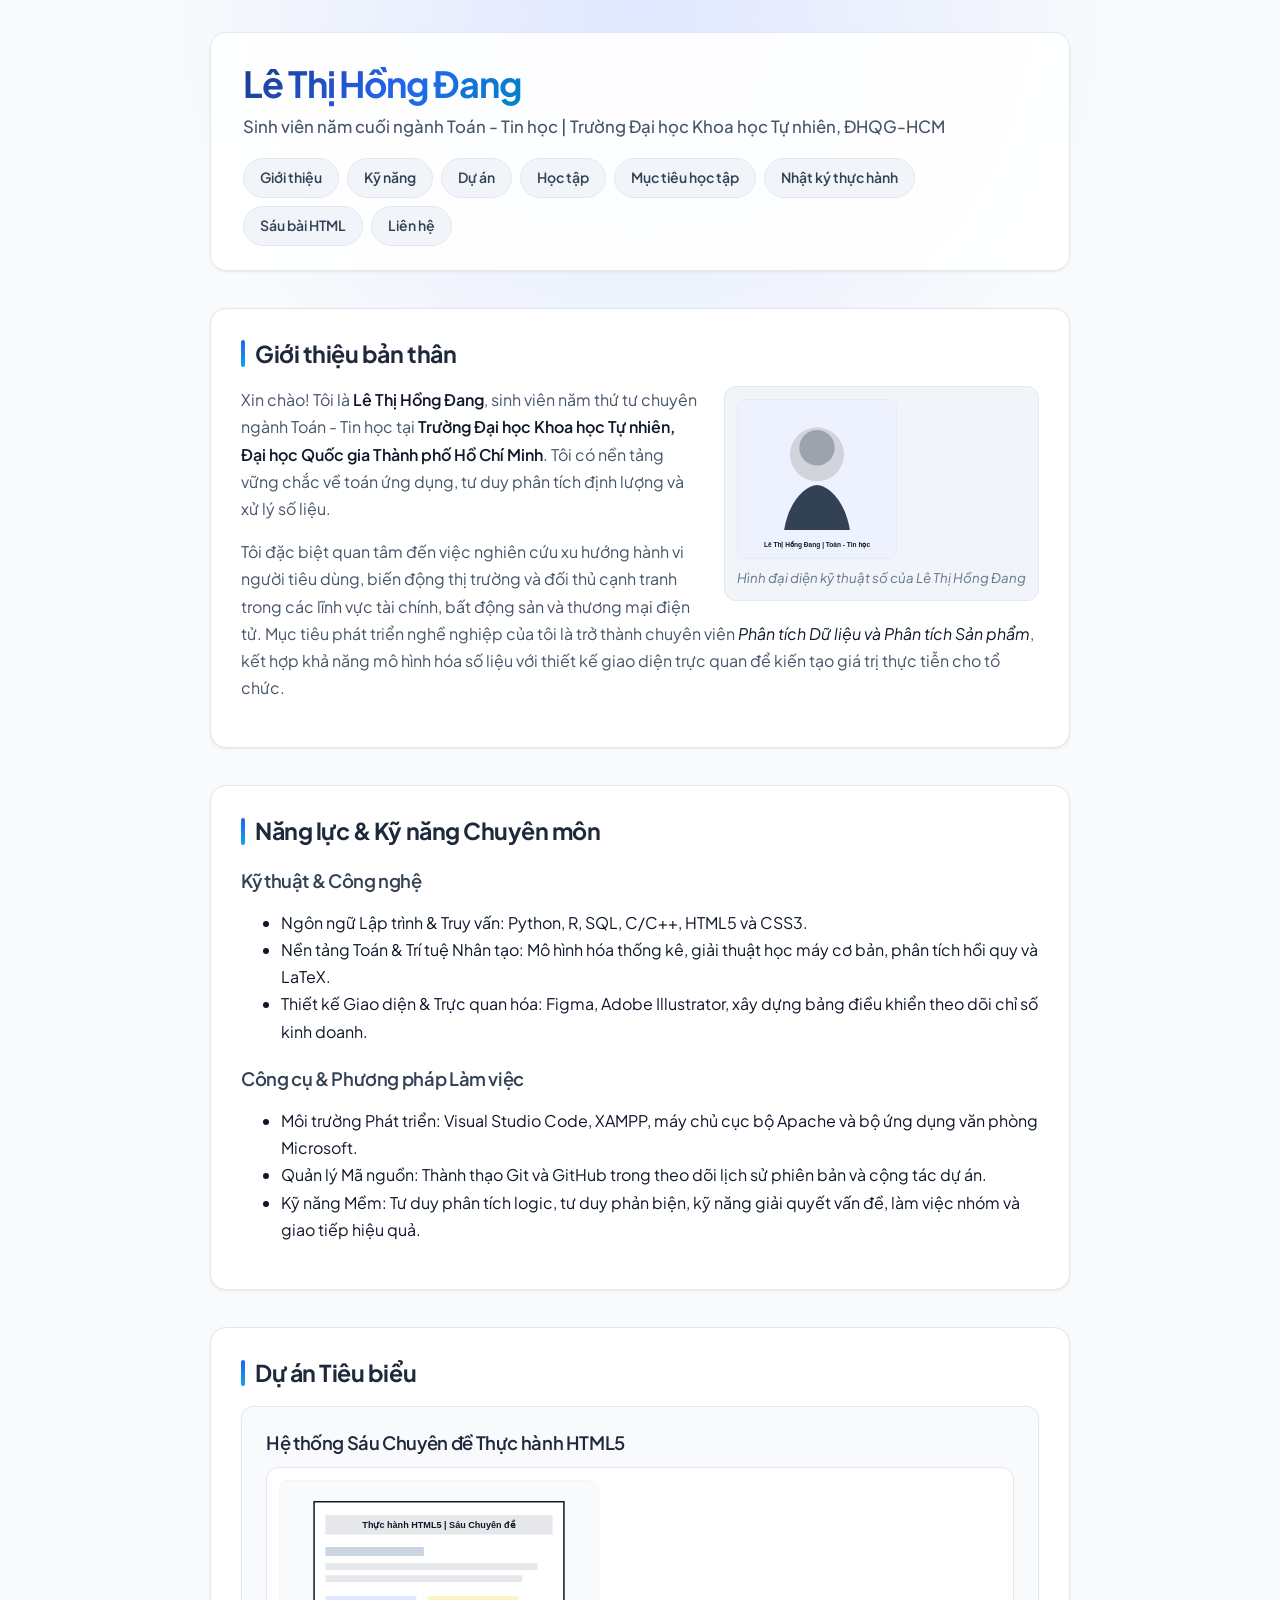
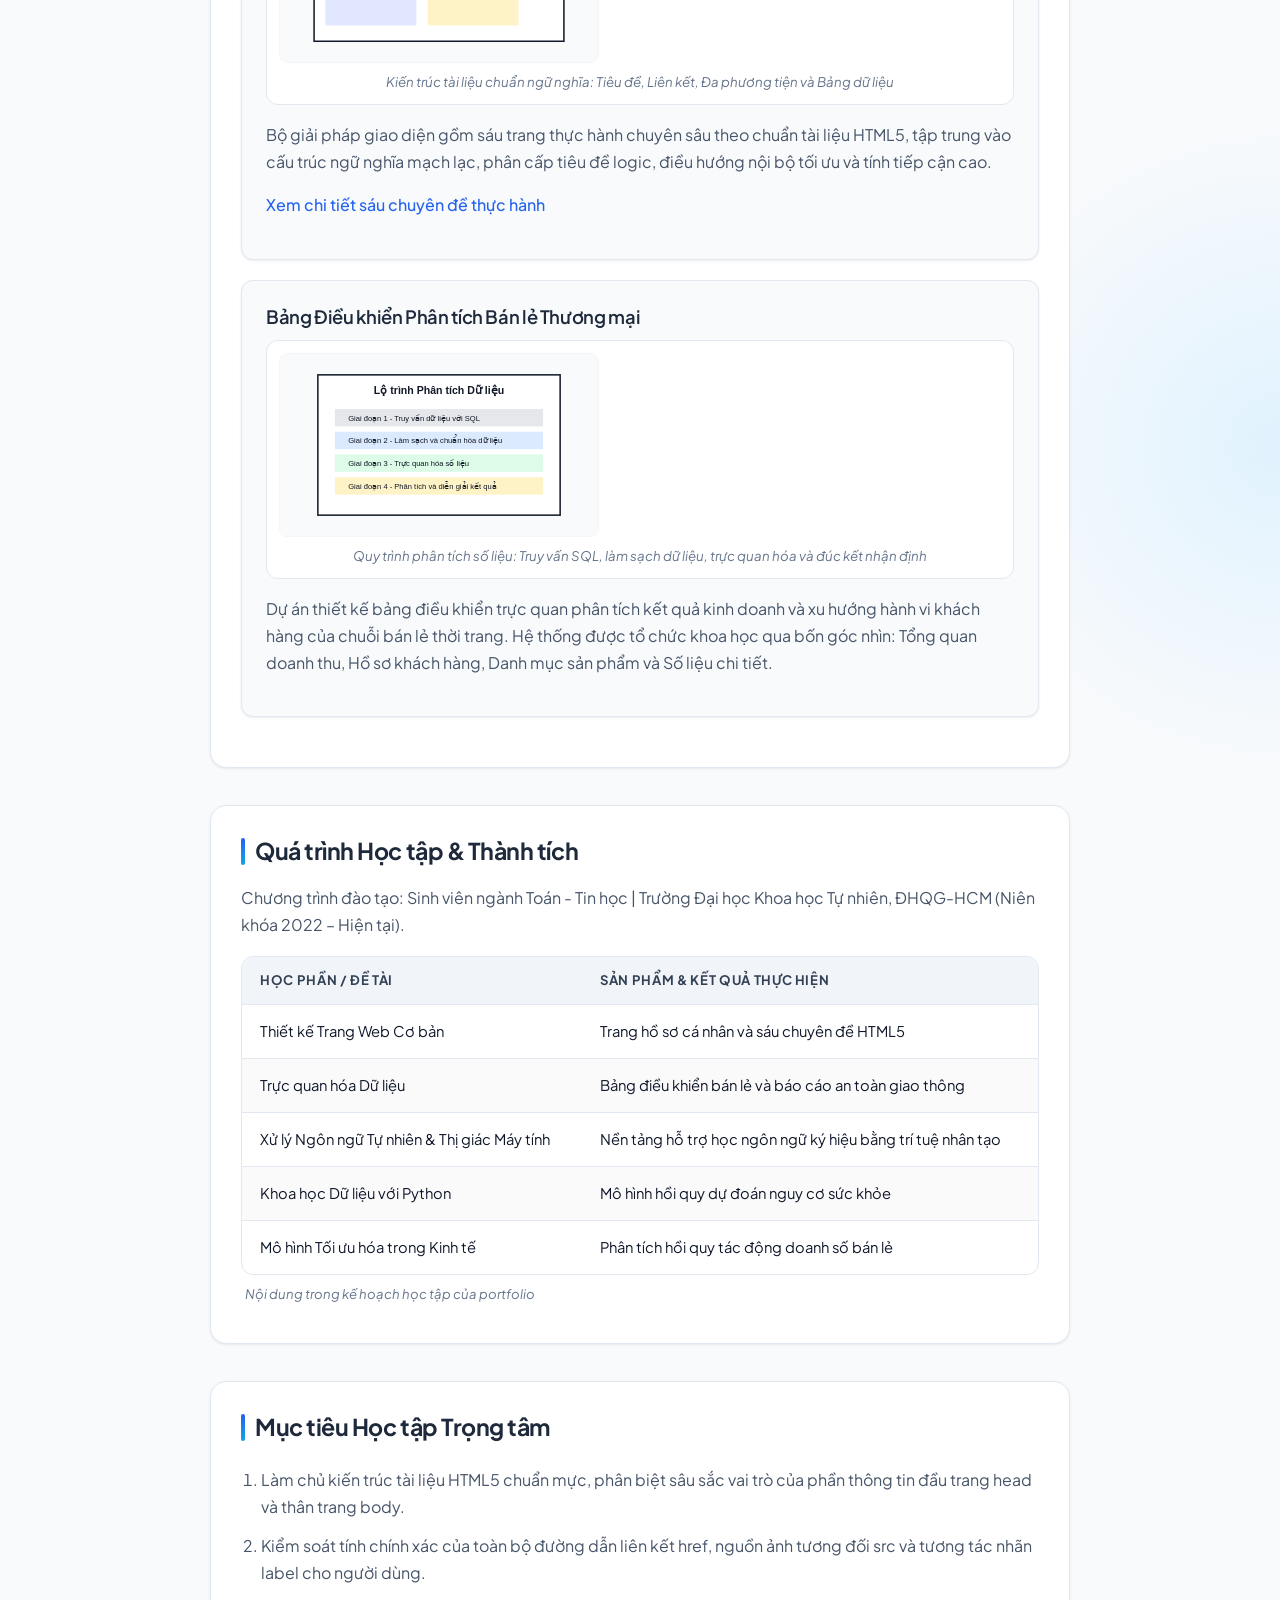
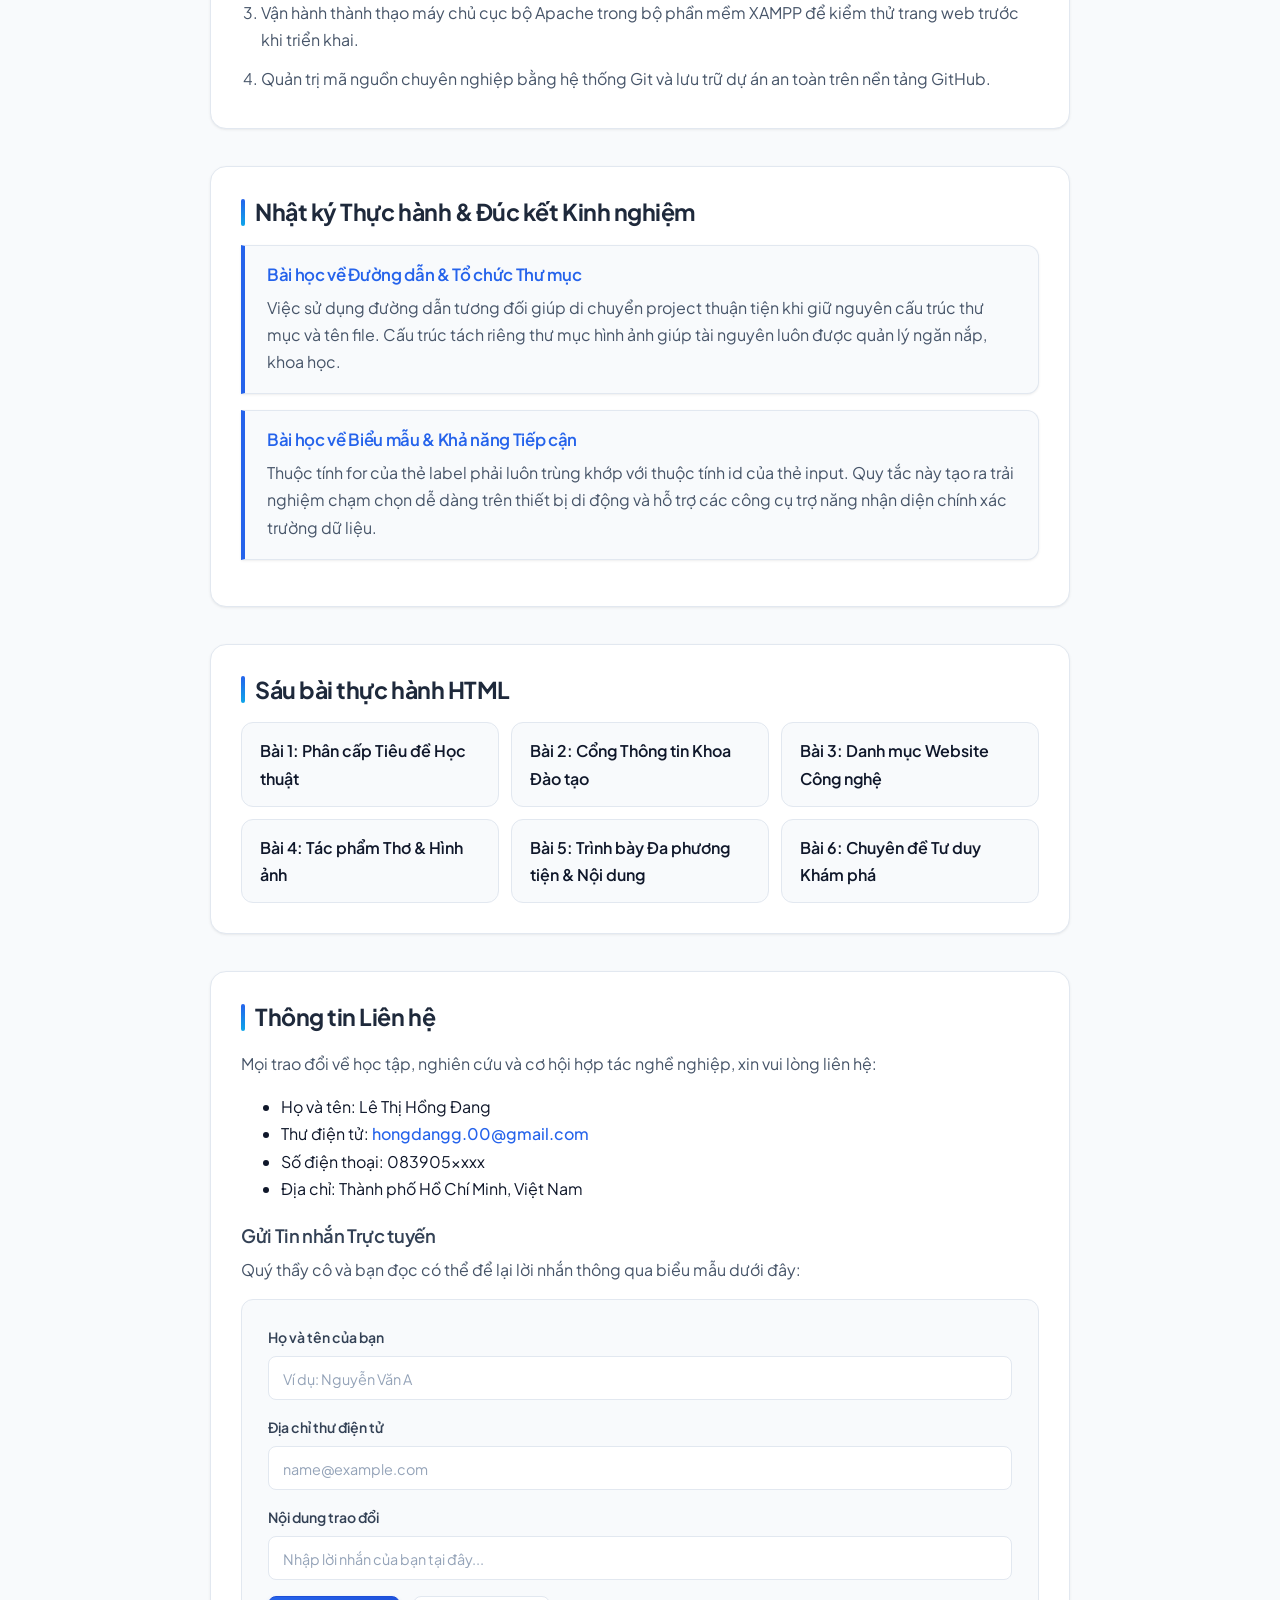
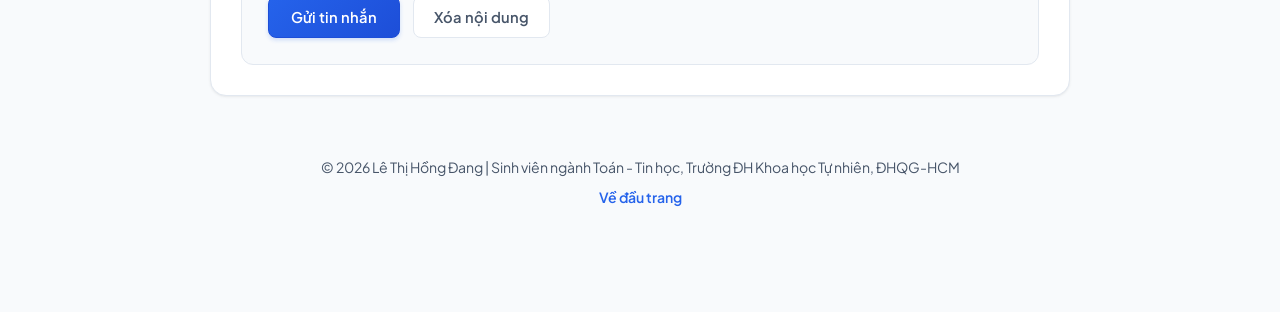
<file: index.html>
<!DOCTYPE html>
<html lang="vi">

<head>
  <meta charset="UTF-8">
  <meta name="viewport" content="width=device-width, initial-scale=1.0">
  <title>Lê Thị Hồng Đang | Hồ sơ Năng lực Sinh viên Toán - Tin học</title>
  <link rel="preconnect" href="https://fonts.googleapis.com">
  <link rel="preconnect" href="https://fonts.gstatic.com" crossorigin>
  <link href="https://fonts.googleapis.com/css2?family=Plus+Jakarta+Sans:wght@400;500;600;700;800&display=swap"
    rel="stylesheet">
  <link rel="stylesheet" href="style.css">
</head>

<body>
  <header id="top">
    <h1>Lê Thị Hồng Đang</h1>
    <p>Sinh viên năm cuối ngành Toán - Tin học | Trường Đại học Khoa học Tự nhiên, ĐHQG-HCM</p>
    <nav>
      <ul>
        <li><a href="#about">Giới thiệu</a></li>
        <li><a href="#skills">Kỹ năng</a></li>
        <li><a href="#projects">Dự án</a></li>
        <li><a href="#education">Học tập</a></li>
        <li><a href="#learning-goals">Mục tiêu học tập</a></li>
        <li><a href="#learning-journal">Nhật ký thực hành</a></li>
        <li><a href="#lab-exercises">Sáu bài HTML</a></li>
        <li><a href="#contact">Liên hệ</a></li>
      </ul>
    </nav>
  </header>
  <hr>
  <main>
    <section id="about">
      <h2>Giới thiệu bản thân</h2>
      <figure>
        <img src="images/profile-hong.svg" alt="Hình đại diện minh họa cho Lê Thị Hồng Đang, sinh viên Toán - Tin học"
          width="160">
        <figcaption>Hình đại diện kỹ thuật số của Lê Thị Hồng Đang</figcaption>
      </figure>
      <p>Xin chào! Tôi là <strong>Lê Thị Hồng Đang</strong>, sinh viên năm thứ tư chuyên ngành Toán - Tin học tại
        <strong>Trường Đại học Khoa học Tự nhiên, Đại học Quốc gia Thành phố Hồ Chí Minh</strong>. Tôi có nền tảng vững
        chắc về toán ứng dụng, tư duy phân tích định lượng và xử lý số liệu.
      </p>
      <p>Tôi đặc biệt quan tâm đến việc nghiên cứu xu hướng hành vi người tiêu dùng, biến động thị trường và đối thủ
        cạnh tranh trong các lĩnh vực tài chính, bất động sản và thương mại điện tử. Mục tiêu phát triển nghề nghiệp của
        tôi là trở thành chuyên viên <em>Phân tích Dữ liệu và Phân tích Sản phẩm</em>, kết hợp khả năng mô hình hóa số
        liệu với thiết kế giao diện trực quan để kiến tạo giá trị thực tiễn cho tổ chức.</p>
    </section>
    <hr>
    <section id="skills">
      <h2>Năng lực & Kỹ năng Chuyên môn</h2>
      <h3>Kỹ thuật & Công nghệ</h3>
      <ul>
        <li>Ngôn ngữ Lập trình & Truy vấn: Python, R, SQL, C/C++, HTML5 và CSS3.</li>
        <li>Nền tảng Toán & Trí tuệ Nhân tạo: Mô hình hóa thống kê, giải thuật học máy cơ bản, phân tích hồi quy và
          LaTeX.</li>
        <li>Thiết kế Giao diện & Trực quan hóa: Figma, Adobe Illustrator, xây dựng bảng điều khiển theo dõi chỉ số kinh
          doanh.</li>
      </ul>
      <h3>Công cụ & Phương pháp Làm việc</h3>
      <ul>
        <li>Môi trường Phát triển: Visual Studio Code, XAMPP, máy chủ cục bộ Apache và bộ ứng dụng văn phòng Microsoft.
        </li>
        <li>Quản lý Mã nguồn: Thành thạo Git và GitHub trong theo dõi lịch sử phiên bản và cộng tác dự án.</li>
        <li>Kỹ năng Mềm: Tư duy phân tích logic, tư duy phản biện, kỹ năng giải quyết vấn đề, làm việc nhóm và giao tiếp
          hiệu quả.</li>
      </ul>
    </section>
    <hr>
    <section id="projects">
      <h2>Dự án Tiêu biểu</h2>
      <article class="project">
        <h3>Hệ thống Sáu Chuyên đề Thực hành HTML5</h3>
        <figure>
          <img src="images/project-web-lab.svg" alt="Sơ đồ minh họa bộ sáu chuyên đề thực hành HTML5" width="320">
          <figcaption>Kiến trúc tài liệu chuẩn ngữ nghĩa: Tiêu đề, Liên kết, Đa phương tiện và Bảng dữ liệu</figcaption>
        </figure>
        <p>Bộ giải pháp giao diện gồm sáu trang thực hành chuyên sâu theo chuẩn tài liệu HTML5, tập trung vào cấu trúc
          ngữ nghĩa mạch lạc, phân cấp tiêu đề logic, điều hướng nội bộ tối ưu và tính tiếp cận cao.</p>
        <p><a href="#lab-exercises">Xem chi tiết sáu chuyên đề thực hành</a></p>
      </article>
      <article class="project">
        <h3>Bảng Điều khiển Phân tích Bán lẻ Thương mại</h3>
        <figure>
          <img src="images/project-data-plan.svg" alt="Lộ trình phân tích dữ liệu từ trích xuất SQL đến trực quan hóa"
            width="320">
          <figcaption>Quy trình phân tích số liệu: Truy vấn SQL, làm sạch dữ liệu, trực quan hóa và đúc kết nhận định
          </figcaption>
        </figure>
        <p>Dự án thiết kế bảng điều khiển trực quan phân tích kết quả kinh doanh và xu hướng hành vi khách hàng của
          chuỗi bán lẻ thời trang. Hệ thống được tổ chức khoa học qua bốn góc nhìn: Tổng quan doanh thu, Hồ sơ khách
          hàng, Danh mục sản phẩm và Số liệu chi tiết.</p>
      </article>
    </section>
    <hr>
    <section id="education">
      <h2>Quá trình Học tập & Thành tích</h2>
      <p>Chương trình đào tạo: Sinh viên ngành Toán - Tin học | Trường Đại học Khoa học Tự nhiên, ĐHQG-HCM (Niên khóa
        2022 – Hiện tại).</p>
      <table>
        <caption>Nội dung trong kế hoạch học tập của portfolio</caption>
        <thead>
          <tr>
            <th scope="col">Học phần / Đề tài</th>
            <th scope="col">Sản phẩm & Kết quả Thực hiện</th>
          </tr>
        </thead>
        <tbody>
          <tr>
            <td>Thiết kế Trang Web Cơ bản</td>
            <td>Trang hồ sơ cá nhân và sáu chuyên đề HTML5</td>
          </tr>
          <tr>
            <td>Trực quan hóa Dữ liệu</td>
            <td>Bảng điều khiển bán lẻ và báo cáo an toàn giao thông</td>
          </tr>
          <tr>
            <td>Xử lý Ngôn ngữ Tự nhiên & Thị giác Máy tính</td>
            <td>Nền tảng hỗ trợ học ngôn ngữ ký hiệu bằng trí tuệ nhân tạo</td>
          </tr>
          <tr>
            <td>Khoa học Dữ liệu với Python</td>
            <td>Mô hình hồi quy dự đoán nguy cơ sức khỏe</td>
          </tr>
          <tr>
            <td>Mô hình Tối ưu hóa trong Kinh tế</td>
            <td>Phân tích hồi quy tác động doanh số bán lẻ</td>
          </tr>
        </tbody>
      </table>
    </section>
    <hr>
    <!-- Section mới so với portfolio trong Instruction. -->
    <section id="learning-goals">
      <h2>Mục tiêu Học tập Trọng tâm</h2>
      <ol>
        <li>Làm chủ kiến trúc tài liệu HTML5 chuẩn mực, phân biệt sâu sắc vai trò của phần thông tin đầu trang head và
          thân trang body.</li>
        <li>Kiểm soát tính chính xác của toàn bộ đường dẫn liên kết href, nguồn ảnh tương đối src và tương tác nhãn
          label cho người dùng.</li>
        <li>Vận hành thành thạo máy chủ cục bộ Apache trong bộ phần mềm XAMPP để kiểm thử trang web trước khi triển
          khai.</li>
        <li>Quản trị mã nguồn chuyên nghiệp bằng hệ thống Git và lưu trữ dự án an toàn trên nền tảng GitHub.</li>
      </ol>
    </section>
    <hr>
    <!-- Section mới so với portfolio trong Instruction. -->
    <section id="learning-journal">
      <h2>Nhật ký Thực hành & Đúc kết Kinh nghiệm</h2>
      <article>
        <h3>Bài học về Đường dẫn & Tổ chức Thư mục</h3>
        <p>Việc sử dụng đường dẫn tương đối giúp di chuyển project thuận tiện khi giữ nguyên cấu trúc thư mục và tên
          file. Cấu trúc tách riêng thư mục hình ảnh giúp tài nguyên luôn được quản lý ngăn nắp, khoa học.</p>
      </article>
      <article>
        <h3>Bài học về Biểu mẫu & Khả năng Tiếp cận</h3>
        <p>Thuộc tính for của thẻ label phải luôn trùng khớp với thuộc tính id của thẻ input. Quy tắc này tạo ra trải
          nghiệm chạm chọn dễ dàng trên thiết bị di động và hỗ trợ các công cụ trợ năng nhận diện chính xác trường dữ
          liệu.</p>
      </article>
    </section>
    <hr>
    <section id="lab-exercises">
      <h2>Sáu bài thực hành HTML</h2>
      <ol>
        <li><a href="bai-1-headings.html">Bài 1: Phân cấp Tiêu đề Học thuật</a></li>
        <li><a href="bai-2-academic.html">Bài 2: Cổng Thông tin Khoa Đào tạo</a></li>
        <li><a href="bai-3-favorites.html">Bài 3: Danh mục Website Công nghệ</a></li>
        <li><a href="bai-4-poem.html">Bài 4: Tác phẩm Thơ & Hình ảnh</a></li>
        <li><a href="bai-5-images.html">Bài 5: Trình bày Đa phương tiện & Nội dung</a></li>
        <li><a href="bai-6-topic.html">Bài 6: Chuyên đề Tư duy Khám phá</a></li>
      </ol>
    </section>
    <hr>
    <section id="contact">
      <h2>Thông tin Liên hệ</h2>
      <p>Mọi trao đổi về học tập, nghiên cứu và cơ hội hợp tác nghề nghiệp, xin vui lòng liên hệ:</p>
      <ul>
        <li>Họ và tên: Lê Thị Hồng Đang</li>
        <li>Thư điện tử: <a href="mailto:hongdangg.00@gmail.com">hongdangg.00@gmail.com</a></li>
        <li>Số điện thoại: 083905xxxx</li>
        <li>Địa chỉ: Thành phố Hồ Chí Minh, Việt Nam</li>
      </ul>
      <h3>Gửi Tin nhắn Trực tuyến</h3>
      <p>Quý thầy cô và bạn đọc có thể để lại lời nhắn thông qua biểu mẫu dưới đây:</p>
      <form>
        <p>
          <label for="visitor-name">Họ và tên của bạn</label>
          <input id="visitor-name" name="visitor-name" type="text" placeholder="Ví dụ: Nguyễn Văn A">
        </p>
        <p>
          <label for="visitor-email">Địa chỉ thư điện tử</label>
          <input id="visitor-email" name="visitor-email" type="email" placeholder="name@example.com">
        </p>
        <p>
          <label for="visitor-message">Nội dung trao đổi</label>
          <input id="visitor-message" name="visitor-message" type="text" placeholder="Nhập lời nhắn của bạn tại đây...">
        </p>
        <button type="button">Gửi tin nhắn</button>
        <button type="reset">Xóa nội dung</button>
      </form>
    </section>
  </main>
  <footer>
    <p>© 2026 Lê Thị Hồng Đang | Sinh viên ngành Toán - Tin học, Trường ĐH Khoa học Tự nhiên, ĐHQG-HCM</p>
    <p><a href="#top">Về đầu trang</a></p>
  </footer>
</body>

</html>
</file>
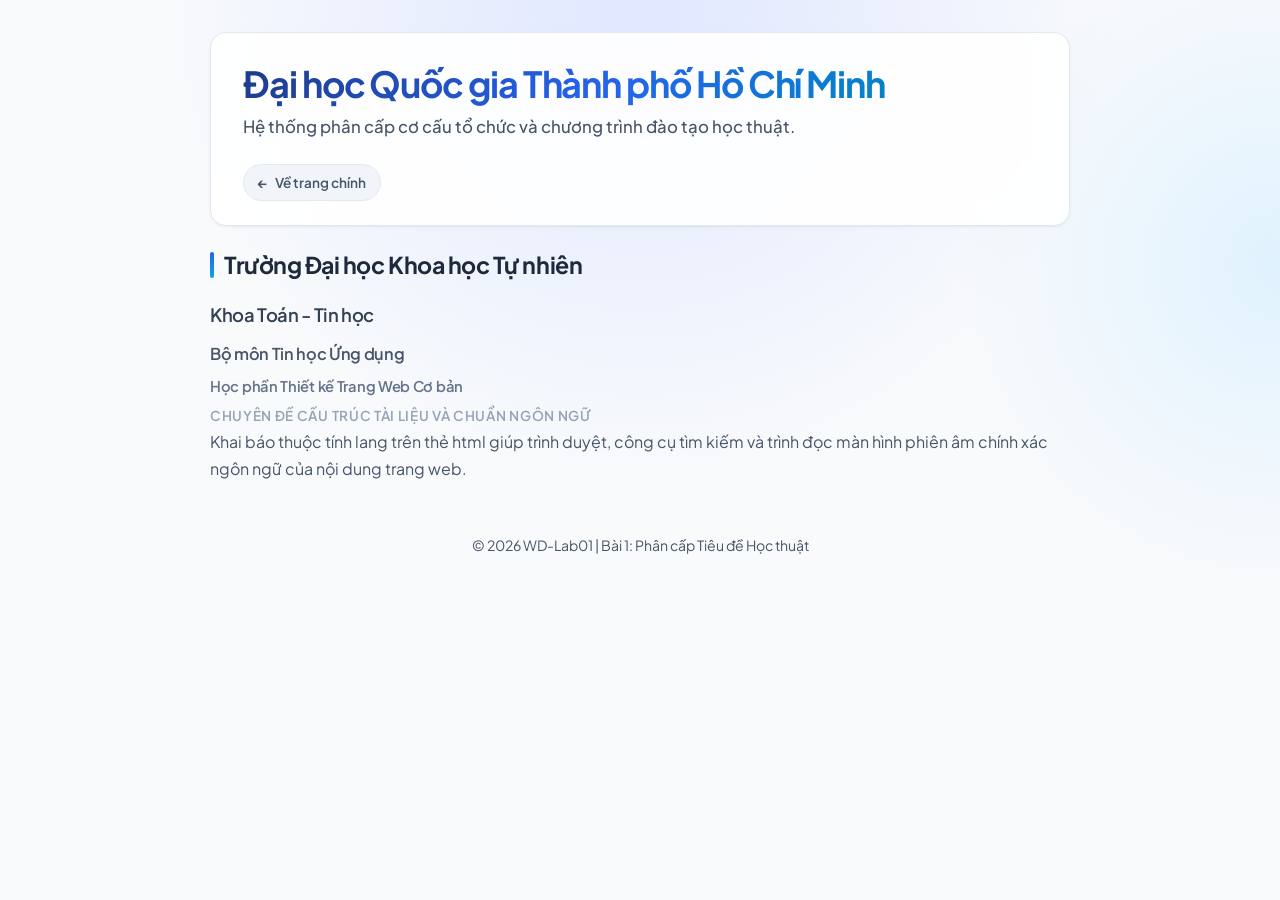
<file: bai-1-headings.html>
<!DOCTYPE html>
<html lang="vi">
  <head>
    <meta charset="UTF-8">
    <meta name="viewport" content="width=device-width, initial-scale=1.0">
    <title>Bài 1 | Phân cấp Tiêu đề Học thuật</title>
    <link rel="preconnect" href="https://fonts.googleapis.com">
    <link rel="preconnect" href="https://fonts.gstatic.com" crossorigin>
    <link href="https://fonts.googleapis.com/css2?family=Plus+Jakarta+Sans:wght@400;500;600;700;800&display=swap" rel="stylesheet">
    <link rel="stylesheet" href="style.css">
  </head>
  <body>
    <header>
      <h1>Đại học Quốc gia Thành phố Hồ Chí Minh</h1>
      <p>Hệ thống phân cấp cơ cấu tổ chức và chương trình đào tạo học thuật.</p>
      <nav><a href="index.html">Về trang chính</a></nav>
    </header>
    <main>
      <h2>Trường Đại học Khoa học Tự nhiên</h2>
      <h3>Khoa Toán - Tin học</h3>
      <h4>Bộ môn Tin học Ứng dụng</h4>
      <h5>Học phần Thiết kế Trang Web Cơ bản</h5>
      <h6>Chuyên đề Cấu trúc Tài liệu và Chuẩn Ngôn ngữ</h6>
      <p>Khai báo thuộc tính lang trên thẻ html giúp trình duyệt, công cụ tìm kiếm và trình đọc màn hình phiên âm chính xác ngôn ngữ của nội dung trang web.</p>
    </main>
    <footer><p>© 2026 WD-Lab01 | Bài 1: Phân cấp Tiêu đề Học thuật</p></footer>
  </body>
</html>
</file>
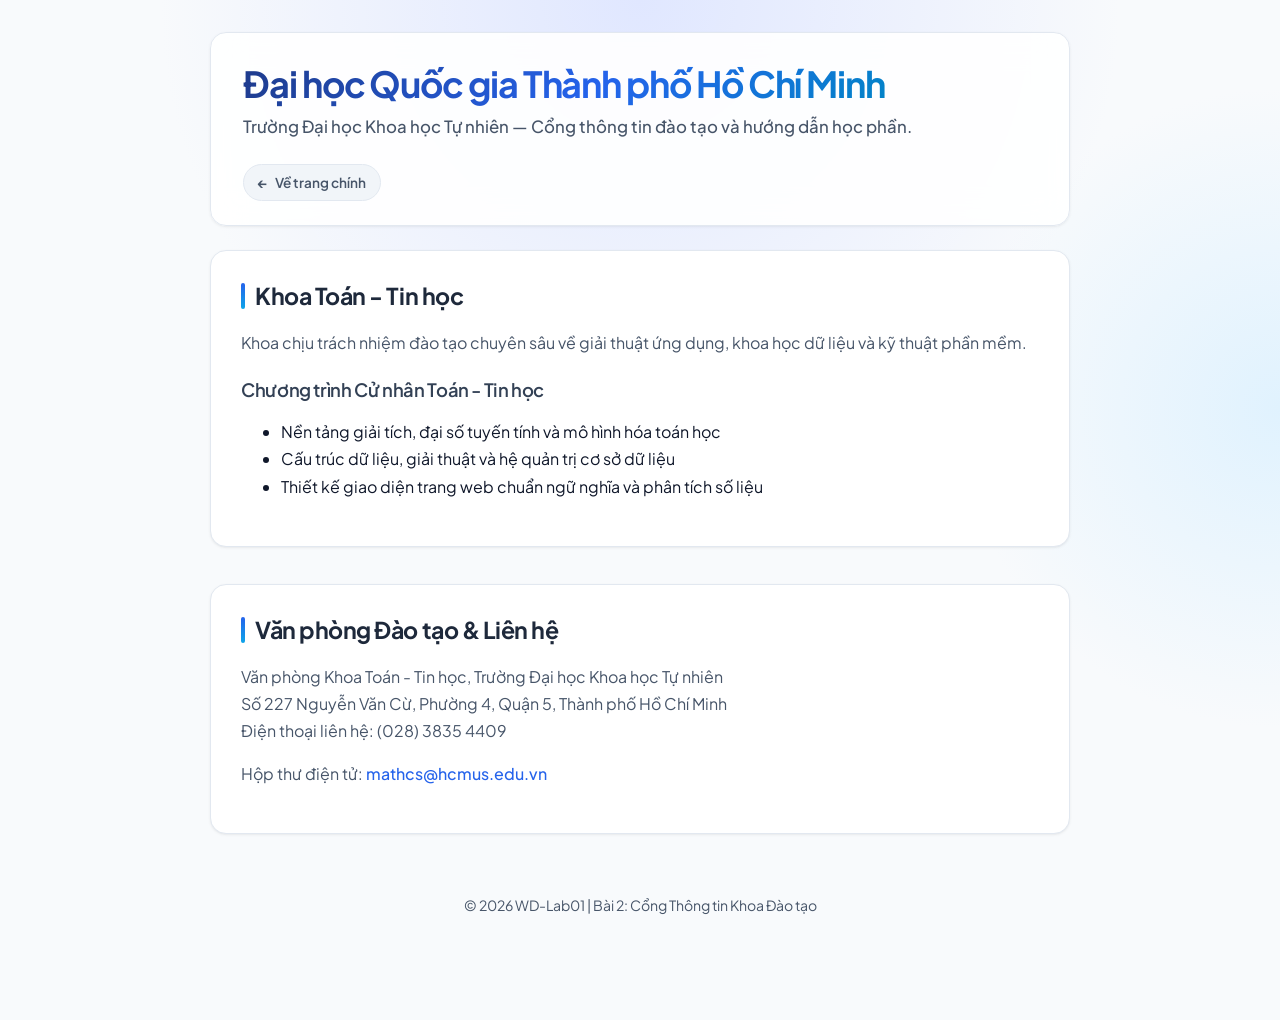
<file: bai-2-academic.html>
<!DOCTYPE html>
<html lang="vi">
  <head>
    <meta charset="UTF-8">
    <meta name="viewport" content="width=device-width, initial-scale=1.0">
    <title>Bài 2 | Cổng Thông tin Khoa Đào tạo</title>
    <link rel="preconnect" href="https://fonts.googleapis.com">
    <link rel="preconnect" href="https://fonts.gstatic.com" crossorigin>
    <link href="https://fonts.googleapis.com/css2?family=Plus+Jakarta+Sans:wght@400;500;600;700;800&display=swap" rel="stylesheet">
    <link rel="stylesheet" href="style.css">
  </head>
  <body>
    <header>
      <h1>Đại học Quốc gia Thành phố Hồ Chí Minh</h1>
      <p>Trường Đại học Khoa học Tự nhiên — Cổng thông tin đào tạo và hướng dẫn học phần.</p>
      <nav><a href="index.html">Về trang chính</a></nav>
    </header>
    <main>
      <section>
        <h2>Khoa Toán - Tin học</h2>
        <p>Khoa chịu trách nhiệm đào tạo chuyên sâu về giải thuật ứng dụng, khoa học dữ liệu và kỹ thuật phần mềm.</p>
        <h3>Chương trình Cử nhân Toán - Tin học</h3>
        <ul>
          <li>Nền tảng giải tích, đại số tuyến tính và mô hình hóa toán học</li>
          <li>Cấu trúc dữ liệu, giải thuật và hệ quản trị cơ sở dữ liệu</li>
          <li>Thiết kế giao diện trang web chuẩn ngữ nghĩa và phân tích số liệu</li>
        </ul>
      </section>
      <hr>
      <section>
        <h2>Văn phòng Đào tạo & Liên hệ</h2>
        <p>
          Văn phòng Khoa Toán - Tin học, Trường Đại học Khoa học Tự nhiên<br>
          Số 227 Nguyễn Văn Cừ, Phường 4, Quận 5, Thành phố Hồ Chí Minh<br>
          Điện thoại liên hệ: (028) 3835 4409
        </p>
        <p>Hộp thư điện tử: <a href="mailto:mathcs@hcmus.edu.vn">mathcs@hcmus.edu.vn</a></p>
      </section>
    </main>
    <footer><p>© 2026 WD-Lab01 | Bài 2: Cổng Thông tin Khoa Đào tạo</p></footer>
  </body>
</html>
</file>
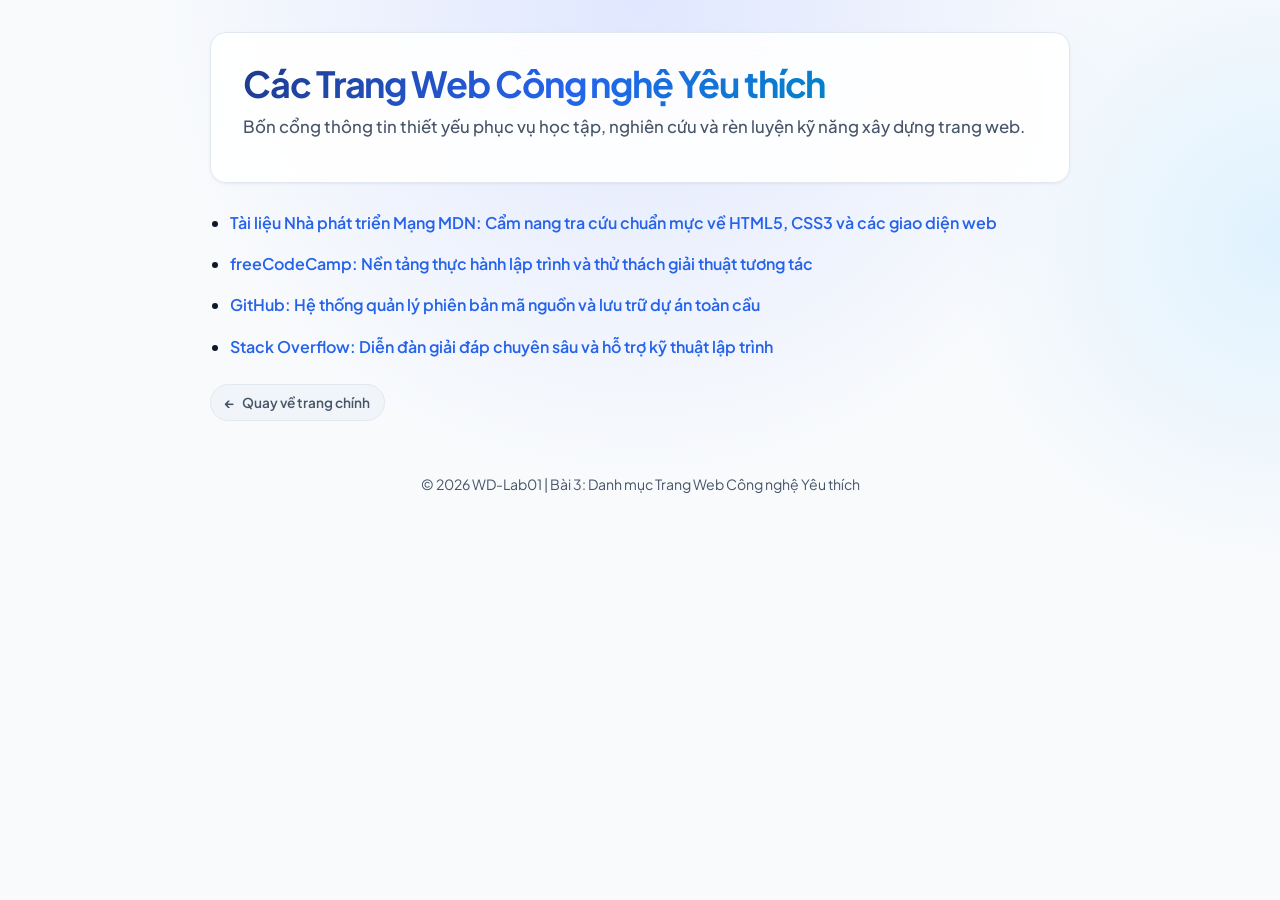
<file: bai-3-favorites.html>
<!DOCTYPE html>
<html lang="vi">
  <head>
    <meta charset="UTF-8">
    <meta name="viewport" content="width=device-width, initial-scale=1.0">
    <title>Bài 3 | Danh mục Trang Web Công nghệ Yêu thích</title>
    <link rel="preconnect" href="https://fonts.googleapis.com">
    <link rel="preconnect" href="https://fonts.gstatic.com" crossorigin>
    <link href="https://fonts.googleapis.com/css2?family=Plus+Jakarta+Sans:wght@400;500;600;700;800&display=swap" rel="stylesheet">
    <link rel="stylesheet" href="style.css">
  </head>
  <body>
    <header>
      <h1>Các Trang Web Công nghệ Yêu thích</h1>
      <p>Bốn cổng thông tin thiết yếu phục vụ học tập, nghiên cứu và rèn luyện kỹ năng xây dựng trang web.</p>
    </header>
    <main>
      <ul>
        <li><a href="https://developer.mozilla.org/en-US/docs/Web/HTML">Tài liệu Nhà phát triển Mạng MDN: Cẩm nang tra cứu chuẩn mực về HTML5, CSS3 và các giao diện web</a></li>
        <li><a href="https://www.freecodecamp.org/">freeCodeCamp: Nền tảng thực hành lập trình và thử thách giải thuật tương tác</a></li>
        <li><a href="https://github.com/">GitHub: Hệ thống quản lý phiên bản mã nguồn và lưu trữ dự án toàn cầu</a></li>
        <li><a href="https://stackoverflow.com/">Stack Overflow: Diễn đàn giải đáp chuyên sâu và hỗ trợ kỹ thuật lập trình</a></li>
      </ul>
      <p><a href="index.html">Quay về trang chính</a></p>
    </main>
    <footer><p>© 2026 WD-Lab01 | Bài 3: Danh mục Trang Web Công nghệ Yêu thích</p></footer>
  </body>
</html>
</file>
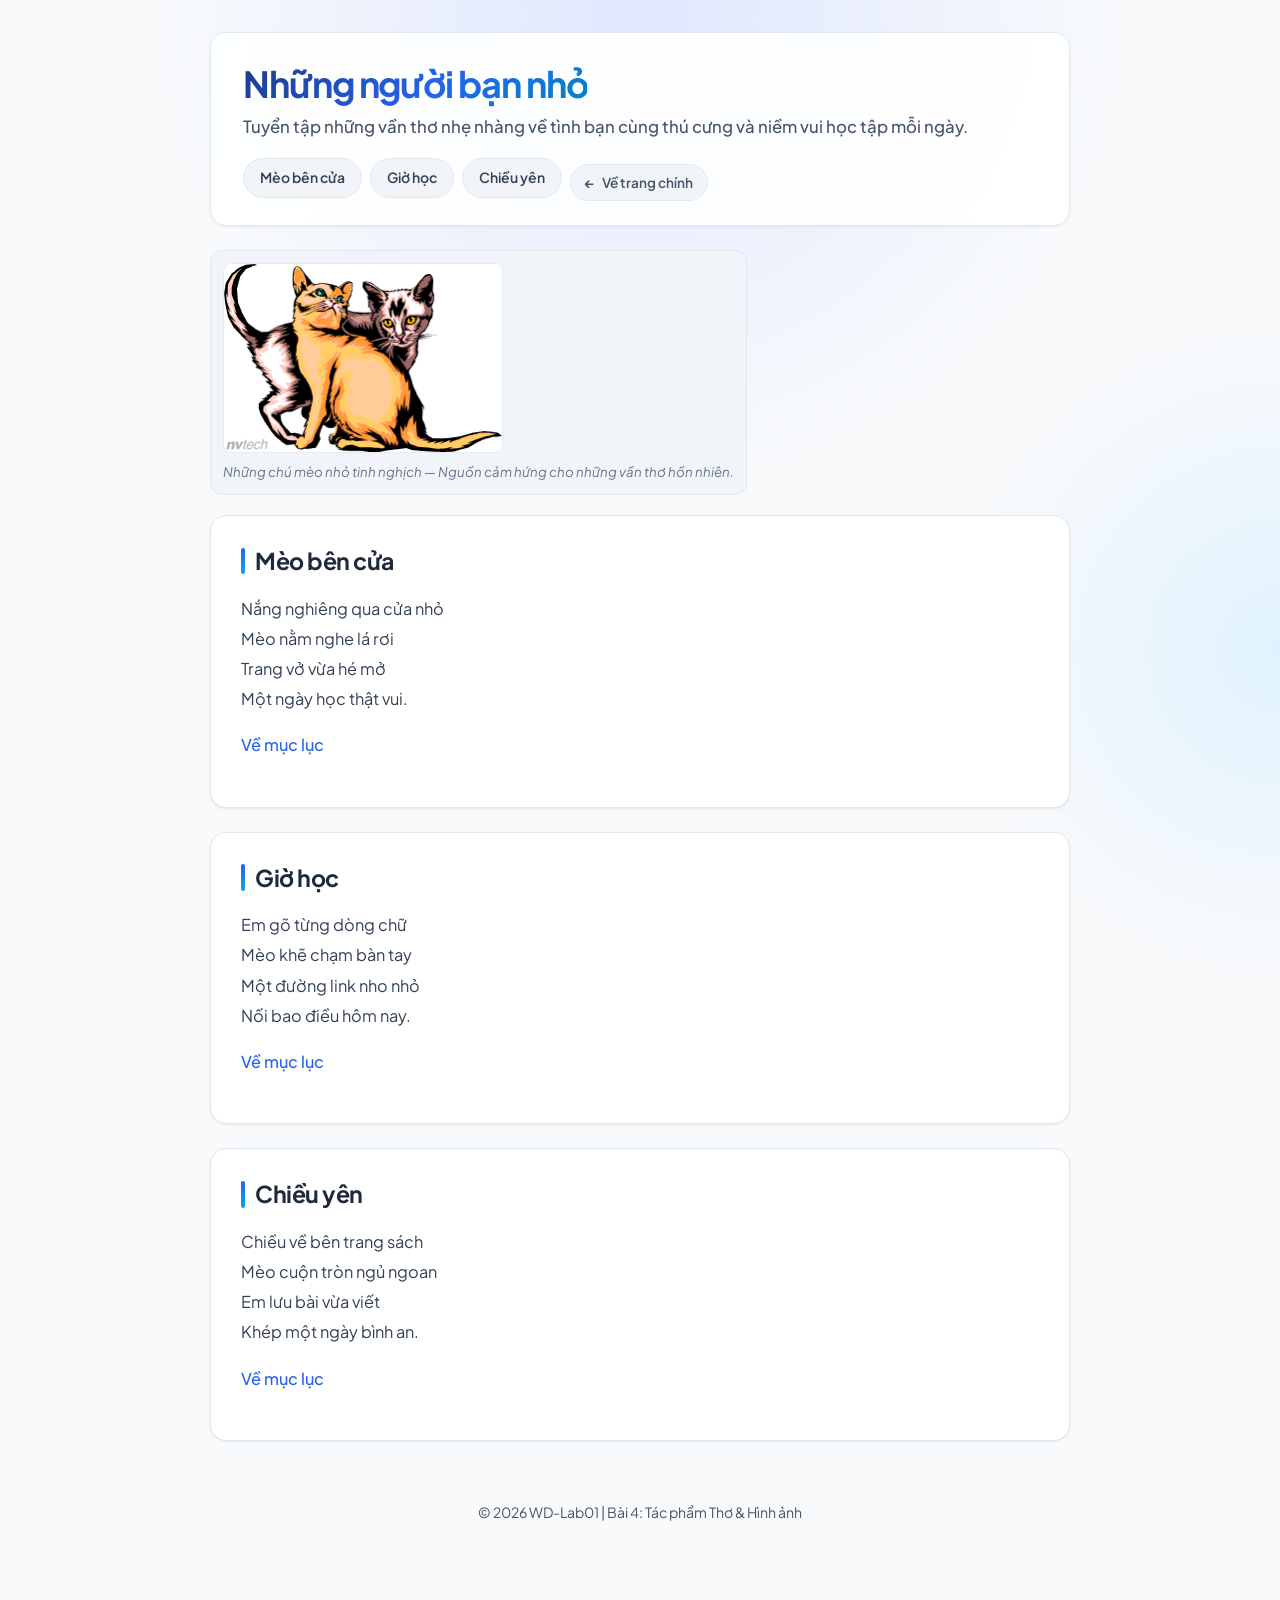
<file: bai-4-poem.html>
<!DOCTYPE html>
<html lang="vi">
  <head>
    <meta charset="UTF-8">
    <meta name="viewport" content="width=device-width, initial-scale=1.0">
    <title>Bài 4 | Tác phẩm Thơ & Hình ảnh</title>
    <link rel="preconnect" href="https://fonts.googleapis.com">
    <link rel="preconnect" href="https://fonts.gstatic.com" crossorigin>
    <link href="https://fonts.googleapis.com/css2?family=Plus+Jakarta+Sans:wght@400;500;600;700;800&display=swap" rel="stylesheet">
    <link rel="stylesheet" href="style.css">
  </head>
  <body>
    <header id="top">
      <h1>Những người bạn nhỏ</h1>
      <p>Tuyển tập những vần thơ nhẹ nhàng về tình bạn cùng thú cưng và niềm vui học tập mỗi ngày.</p>
      <nav>
        <ul>
          <li><a href="#meo-ben-cua">Mèo bên cửa</a></li>
          <li><a href="#gio-hoc">Giờ học</a></li>
          <li><a href="#chieu-yen">Chiều yên</a></li>
          <li><a href="index.html">Về trang chính</a></li>
        </ul>
      </nav>
    </header>
    <main>
      <figure>
        <img src="images/cats.gif" alt="Ba chú mèo ngồi cạnh nhau với màu lông khác nhau" width="280">
        <figcaption>Những chú mèo nhỏ tinh nghịch — Nguồn cảm hứng cho những vần thơ hồn nhiên.</figcaption>
      </figure>
      <article id="meo-ben-cua">
        <h2>Mèo bên cửa</h2>
        <p>Nắng nghiêng qua cửa nhỏ<br>Mèo nằm nghe lá rơi<br>Trang vở vừa hé mở<br>Một ngày học thật vui.</p>
        <p><a href="#top">Về mục lục</a></p>
      </article>
      <article id="gio-hoc">
        <h2>Giờ học</h2>
        <p>Em gõ từng dòng chữ<br>Mèo khẽ chạm bàn tay<br>Một đường link nho nhỏ<br>Nối bao điều hôm nay.</p>
        <p><a href="#top">Về mục lục</a></p>
      </article>
      <article id="chieu-yen">
        <h2>Chiều yên</h2>
        <p>Chiều về bên trang sách<br>Mèo cuộn tròn ngủ ngoan<br>Em lưu bài vừa viết<br>Khép một ngày bình an.</p>
        <p><a href="#top">Về mục lục</a></p>
      </article>
    </main>
    <footer><p>© 2026 WD-Lab01 | Bài 4: Tác phẩm Thơ & Hình ảnh</p></footer>
  </body>
</html>
</file>
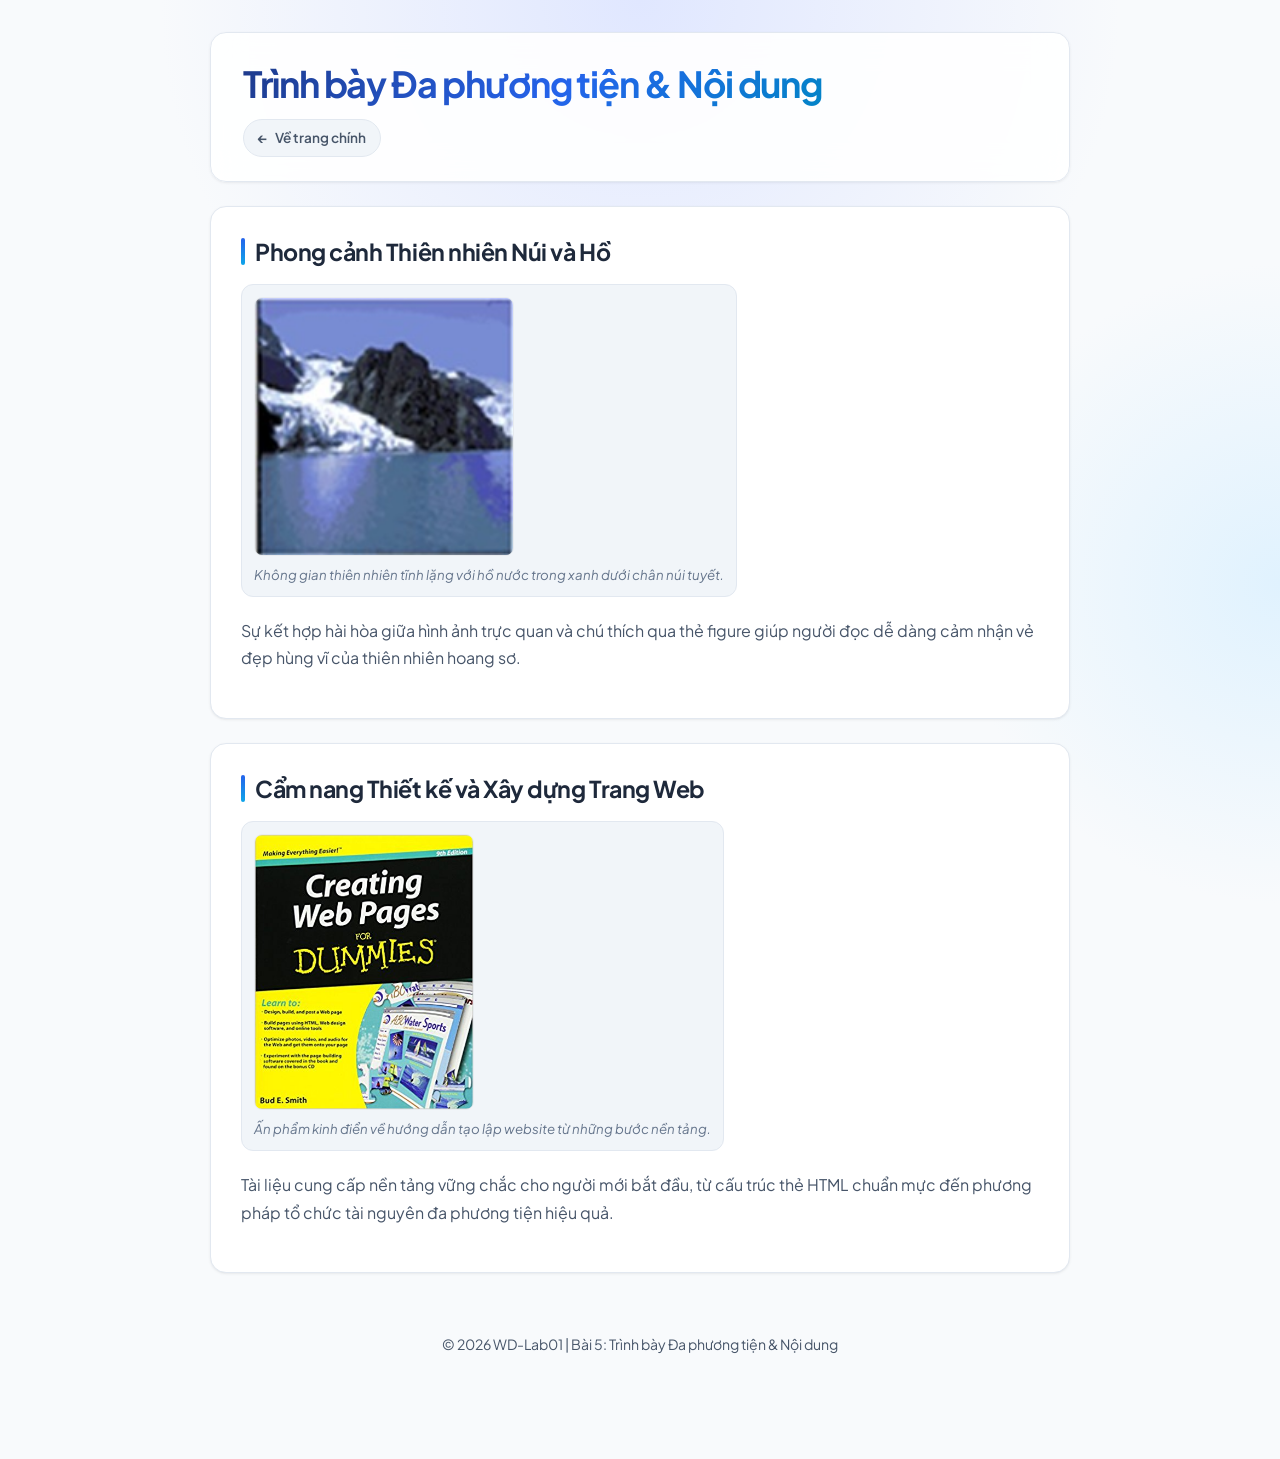
<file: bai-5-images.html>
<!DOCTYPE html>
<html lang="vi">
  <head>
    <meta charset="UTF-8">
    <meta name="viewport" content="width=device-width, initial-scale=1.0">
    <title>Bài 5 | Trình bày Đa phương tiện & Nội dung</title>
    <link rel="preconnect" href="https://fonts.googleapis.com">
    <link rel="preconnect" href="https://fonts.gstatic.com" crossorigin>
    <link href="https://fonts.googleapis.com/css2?family=Plus+Jakarta+Sans:wght@400;500;600;700;800&display=swap" rel="stylesheet">
    <link rel="stylesheet" href="style.css">
  </head>
  <body>
    <header>
      <h1>Trình bày Đa phương tiện & Nội dung</h1>
      <nav><a href="index.html">Về trang chính</a></nav>
    </header>
    <main>
      <article>
        <h2>Phong cảnh Thiên nhiên Núi và Hồ</h2>
        <figure>
          <img src="images/scene.jpg" alt="Dãy núi phủ tuyết bên mặt hồ xanh dưới bầu trời trong" width="260">
          <figcaption>Không gian thiên nhiên tĩnh lặng với hồ nước trong xanh dưới chân núi tuyết.</figcaption>
        </figure>
        <p>Sự kết hợp hài hòa giữa hình ảnh trực quan và chú thích qua thẻ figure giúp người đọc dễ dàng cảm nhận vẻ đẹp hùng vĩ của thiên nhiên hoang sơ.</p>
      </article>
      <article>
        <h2>Cẩm nang Thiết kế và Xây dựng Trang Web</h2>
        <figure>
          <img src="images/book.jpg" alt="Bìa sách hướng dẫn tạo lập trang web cơ bản màu vàng và đen" width="220">
          <figcaption>Ấn phẩm kinh điển về hướng dẫn tạo lập website từ những bước nền tảng.</figcaption>
        </figure>
        <p>Tài liệu cung cấp nền tảng vững chắc cho người mới bắt đầu, từ cấu trúc thẻ HTML chuẩn mực đến phương pháp tổ chức tài nguyên đa phương tiện hiệu quả.</p>
      </article>
    </main>
    <footer><p>© 2026 WD-Lab01 | Bài 5: Trình bày Đa phương tiện & Nội dung</p></footer>
  </body>
</html>
</file>
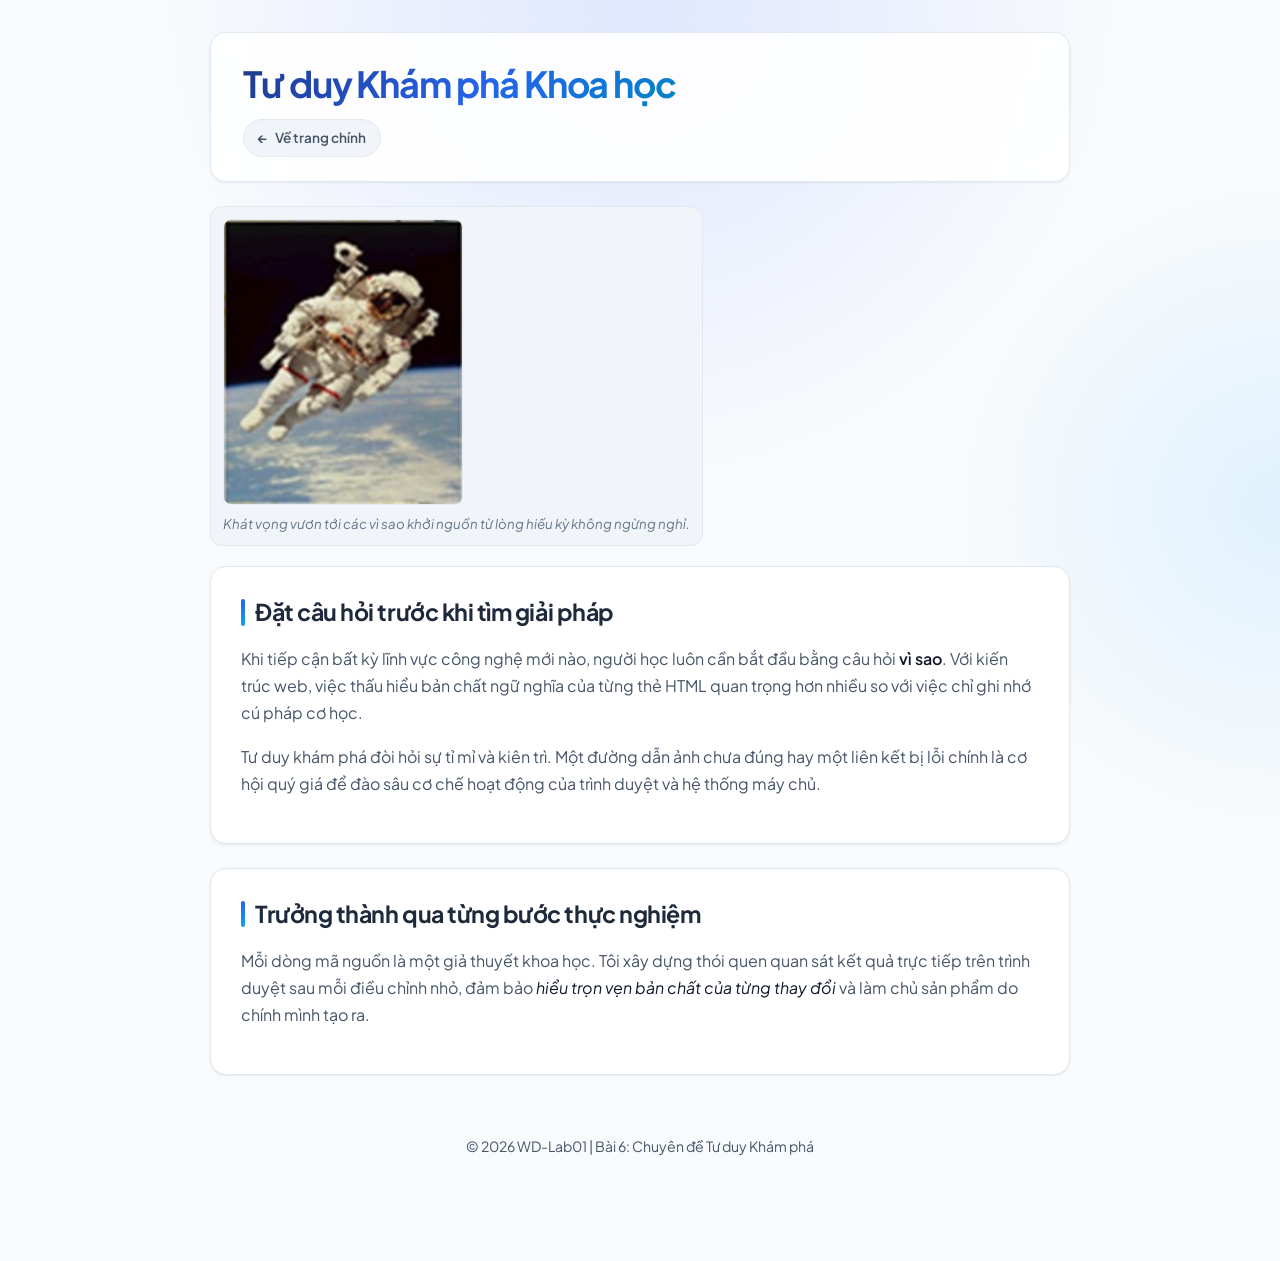
<file: bai-6-topic.html>
<!DOCTYPE html>
<html lang="vi">
  <head>
    <meta charset="UTF-8">
    <meta name="viewport" content="width=device-width, initial-scale=1.0">
    <title>Bài 6 | Chuyên đề Tư duy Khám phá</title>
    <link rel="preconnect" href="https://fonts.googleapis.com">
    <link rel="preconnect" href="https://fonts.gstatic.com" crossorigin>
    <link href="https://fonts.googleapis.com/css2?family=Plus+Jakarta+Sans:wght@400;500;600;700;800&display=swap" rel="stylesheet">
    <link rel="stylesheet" href="style.css">
  </head>
  <body>
    <header>
      <h1>Tư duy Khám phá Khoa học</h1>
      <nav><a href="index.html">Về trang chính</a></nav>
    </header>
    <main>
      <figure>
        <img src="images/space.jpg" alt="Phi hành gia làm việc ngoài không gian phía trên Trái Đất" width="240">
        <figcaption>Khát vọng vươn tới các vì sao khởi nguồn từ lòng hiếu kỳ không ngừng nghỉ.</figcaption>
      </figure>
      <section>
        <h2>Đặt câu hỏi trước khi tìm giải pháp</h2>
        <p>Khi tiếp cận bất kỳ lĩnh vực công nghệ mới nào, người học luôn cần bắt đầu bằng câu hỏi <strong>vì sao</strong>. Với kiến trúc web, việc thấu hiểu bản chất ngữ nghĩa của từng thẻ HTML quan trọng hơn nhiều so với việc chỉ ghi nhớ cú pháp cơ học.</p>
        <p>Tư duy khám phá đòi hỏi sự tỉ mỉ và kiên trì. Một đường dẫn ảnh chưa đúng hay một liên kết bị lỗi chính là cơ hội quý giá để đào sâu cơ chế hoạt động của trình duyệt và hệ thống máy chủ.</p>
      </section>
      <section>
        <h2>Trưởng thành qua từng bước thực nghiệm</h2>
        <p>Mỗi dòng mã nguồn là một giả thuyết khoa học. Tôi xây dựng thói quen quan sát kết quả trực tiếp trên trình duyệt sau mỗi điều chỉnh nhỏ, đảm bảo <em>hiểu trọn vẹn bản chất của từng thay đổi</em> và làm chủ sản phẩm do chính mình tạo ra.</p>
      </section>
    </main>
    <footer><p>© 2026 WD-Lab01 | Bài 6: Chuyên đề Tư duy Khám phá</p></footer>
  </body>
</html>
</file>
<file: style.css>
/* ==========================================================================
   WD-Lab01: HTML Fundamentals - Design System & Modern UI/UX Stylesheet
   Author: UI/UX Pro Max System
   Stack: Pure Vanilla CSS (Zero dependencies, accessible, responsive)
   Preserves: 100% of underlying HTML5 semantic structure & document hierarchy
   ========================================================================== */

/* 1. Design Tokens & Variables */
:root {
  --font-sans: 'Plus Jakarta Sans', system-ui, -apple-system, BlinkMacSystemFont, "Segoe UI", Roboto, "Helvetica Neue", sans-serif;
  --font-mono: 'JetBrains Mono', SFMono-Regular, Menlo, Monaco, Consolas, monospace;

  /* Color Palette - Refined Slate & Trust Blue */
  --bg-body: #f8fafc;
  --surface: #ffffff;
  --surface-alt: #f1f5f9;
  --surface-hover: #f8fafc;

  --text-main: #0f172a;       /* slate-900 */
  --text-muted: #475569;      /* slate-600 */
  --text-subtle: #64748b;     /* slate-500 */

  --primary: #2563eb;         /* blue-600 */
  --primary-hover: #1d4ed8;   /* blue-700 */
  --primary-light: #eff6ff;   /* blue-50 */
  --primary-border: #bfdbfe;  /* blue-200 */

  --accent: #0ea5e9;          /* sky-500 */
  --border: #e2e8f0;          /* slate-200 */
  --border-strong: #cbd5e1;   /* slate-300 */

  /* Radius & Shadows */
  --radius-sm: 8px;
  --radius-md: 12px;
  --radius-lg: 16px;
  --radius-full: 9999px;

  --shadow-sm: 0 1px 3px 0 rgb(0 0 0 / 0.06), 0 1px 2px -1px rgb(0 0 0 / 0.06);
  --shadow-md: 0 4px 6px -1px rgb(0 0 0 / 0.08), 0 2px 4px -2px rgb(0 0 0 / 0.08);
  --shadow-lg: 0 12px 24px -4px rgb(0 0 0 / 0.08), 0 4px 8px -4px rgb(0 0 0 / 0.04);
}

/* 2. Global Resets & Document Base */
*, *::before, *::after {
  box-sizing: border-box;
}

html {
  scroll-behavior: smooth;
  font-size: 16px;
  -webkit-font-smoothing: antialiased;
  -moz-osx-font-smoothing: grayscale;
}

body {
  margin: 0;
  padding: 32px 20px 80px;
  max-width: 900px;
  margin-left: auto;
  margin-right: auto;
  font-family: var(--font-sans);
  color: var(--text-main);
  background-color: var(--bg-body);
  background-image:
    radial-gradient(circle at 50% 0%, #e0e7ff 0%, transparent 480px),
    radial-gradient(circle at 100% 40%, #e0f2fe 0%, transparent 320px);
  background-repeat: no-repeat;
  line-height: 1.7;
}

/* 3. Typography Scale & Heading Hierarchy */
h1, h2, h3, h4, h5, h6 {
  color: var(--text-main);
  line-height: 1.3;
  margin-top: 0;
  font-weight: 700;
  letter-spacing: -0.02em;
}

h1 {
  font-size: 2.25rem;
  letter-spacing: -0.03em;
  margin-bottom: 0.35rem;
}

h2 {
  font-size: 1.45rem;
  margin-top: 0;
  margin-bottom: 1.1rem;
  display: flex;
  align-items: center;
  gap: 10px;
  color: #1e293b;
}

h2::before {
  content: "";
  display: inline-block;
  width: 4px;
  height: 1.15em;
  background: linear-gradient(180deg, var(--primary), var(--accent));
  border-radius: 4px;
}

h3 {
  font-size: 1.15rem;
  font-weight: 600;
  color: #334155;
  margin-top: 1.4rem;
  margin-bottom: 0.5rem;
}

h4 { font-size: 1.02rem; font-weight: 600; color: #475569; margin-top: 1rem; margin-bottom: 0.35rem; }
h5 { font-size: 0.92rem; font-weight: 600; color: #64748b; margin-top: 0.8rem; margin-bottom: 0.25rem; }
h6 { font-size: 0.85rem; font-weight: 600; color: #94a3b8; text-transform: uppercase; letter-spacing: 0.05em; margin-top: 0.7rem; margin-bottom: 0.2rem; }

p {
  margin-top: 0;
  margin-bottom: 1rem;
  color: var(--text-muted);
}

strong {
  color: var(--text-main);
  font-weight: 600;
}

em {
  color: var(--text-main);
  font-style: italic;
}

/* 4. Link & Accessibility Interactions */
a {
  color: var(--primary);
  text-decoration: none;
  font-weight: 500;
  transition: color 0.15s ease, background-color 0.15s ease;
}

a:hover {
  color: var(--primary-hover);
  text-decoration: underline;
}

a:focus-visible, button:focus-visible, input:focus-visible {
  outline: 2px solid var(--primary);
  outline-offset: 3px;
  border-radius: 4px;
}

/* 5. Modern Header & Sticky Navigation */
header#top, header {
  background: rgba(255, 255, 255, 0.9);
  backdrop-filter: blur(16px);
  -webkit-backdrop-filter: blur(16px);
  border: 1px solid var(--border);
  border-radius: var(--radius-lg);
  padding: 28px 32px 24px;
  box-shadow: var(--shadow-sm);
  margin-bottom: 24px;
}

header h1 {
  background: linear-gradient(135deg, #1e3a8a 0%, #2563eb 55%, #0284c7 100%);
  -webkit-background-clip: text;
  background-clip: text;
  -webkit-text-fill-color: transparent;
  display: inline-block;
}

header > p {
  font-size: 1.05rem;
  font-weight: 500;
  color: var(--text-muted);
  margin-bottom: 1rem;
}

nav ul {
  list-style: none;
  padding: 0;
  margin: 14px 0 0;
  display: flex;
  flex-wrap: wrap;
  gap: 8px;
}

nav ul li {
  margin: 0;
}

nav a {
  display: inline-flex;
  align-items: center;
  padding: 7px 16px;
  background: var(--surface-alt);
  color: #334155;
  border-radius: var(--radius-full);
  font-size: 0.875rem;
  font-weight: 600;
  border: 1px solid var(--border);
  transition: all 0.2s cubic-bezier(0.4, 0, 0.2, 1);
  text-decoration: none;
}

nav a:hover {
  background: var(--primary);
  color: #ffffff;
  border-color: var(--primary);
  transform: translateY(-1px);
  box-shadow: 0 4px 10px -2px rgba(37, 99, 235, 0.25);
  text-decoration: none;
}

/* Thematic Separator */
hr {
  border: none;
  height: 1px;
  background: transparent;
  margin: 12px 0;
}

/* 6. Section & Article Cards */
section, article {
  background: var(--surface);
  border: 1px solid var(--border);
  border-radius: var(--radius-lg);
  padding: 30px;
  margin-bottom: 24px;
  box-shadow: var(--shadow-sm);
  transition: box-shadow 0.2s ease, border-color 0.2s ease;
}

section:hover, article:hover {
  box-shadow: var(--shadow-md);
  border-color: #cbd5e1;
}

/* Back Link Button for Sub-pages */
nav a[href="index.html"], p a[href="index.html"] {
  display: inline-flex;
  align-items: center;
  gap: 6px;
  padding: 6px 14px;
  background: var(--surface-alt);
  border: 1px solid var(--border);
  border-radius: var(--radius-full);
  font-size: 0.85rem;
  font-weight: 600;
  color: var(--text-muted);
  text-decoration: none;
  transition: all 0.2s ease;
  margin-top: 6px;
}

nav a[href="index.html"]::before, p a[href="index.html"]::before {
  content: "←";
  font-weight: 700;
}

nav a[href="index.html"]:hover, p a[href="index.html"]:hover {
  background: var(--primary);
  color: #ffffff;
  border-color: var(--primary);
  text-decoration: none;
  transform: translateX(-2px);
}

/* Poem Typography (Bài 4) */
article[id] p {
  line-height: 1.85;
  font-size: 1.02rem;
  color: #334155;
}

/* Link Cards for Favorites (Bài 3) */
main > ul {
  padding-left: 20px;
}

main > ul li {
  margin-bottom: 10px;
}

main > ul li a {
  font-weight: 600;
  display: inline-block;
  padding: 2px 0;
}

/* 7. Figures, Images & Captions */
figure {
  margin: 0 0 1.25rem;
  display: inline-block;
  background: var(--surface-alt);
  padding: 12px;
  border-radius: var(--radius-md);
  border: 1px solid var(--border);
  max-width: 100%;
}

figure img {
  display: block;
  border-radius: var(--radius-sm);
  max-width: 100%;
  height: auto;
  border: 1px solid rgba(0, 0, 0, 0.04);
}

figcaption {
  margin-top: 10px;
  font-size: 0.83rem;
  color: var(--text-subtle);
  font-style: italic;
  line-height: 1.4;
  text-align: center;
}

/* 8. Specific Sections Customization */

/* About Section */
#about figure {
  float: right;
  margin: 0 0 16px 24px;
}

@media (max-width: 640px) {
  #about figure {
    float: none;
    margin: 0 0 16px 0;
    display: block;
    text-align: center;
  }
}

/* Projects Articles */
article.project {
  background: #f8fafc;
  border: 1px solid var(--border);
  border-radius: var(--radius-md);
  padding: 24px;
  margin-bottom: 20px;
  transition: all 0.2s ease;
}

article.project:hover {
  background: #ffffff;
  border-color: var(--primary-border);
  box-shadow: var(--shadow-md);
  transform: translateY(-2px);
}

article.project h3 {
  margin-top: 0;
  color: #1e293b;
}

article.project figure {
  background: #ffffff;
  margin: 12px 0 16px;
  display: block;
}

/* 9. Data Table Styling */
table {
  width: 100%;
  border-collapse: separate;
  border-spacing: 0;
  border-radius: var(--radius-md);
  overflow: hidden;
  border: 1px solid var(--border);
  margin: 18px 0 8px;
  background: var(--surface);
}

caption {
  caption-side: bottom;
  text-align: left;
  font-size: 0.82rem;
  color: var(--text-subtle);
  font-style: italic;
  padding: 8px 4px 0;
}

thead th {
  background: #f1f5f9;
  color: #334155;
  font-size: 0.82rem;
  font-weight: 700;
  text-transform: uppercase;
  letter-spacing: 0.05em;
  padding: 12px 18px;
  text-align: left;
  border-bottom: 1px solid var(--border);
}

tbody td {
  padding: 14px 18px;
  font-size: 0.92rem;
  color: var(--text-main);
  border-bottom: 1px solid var(--border);
}

tbody tr:last-child td {
  border-bottom: none;
}

tbody tr:nth-child(even) {
  background: #fafafa;
}

tbody tr:hover {
  background: #eff6ff;
}

/* 10. Learning Goals & Journal */
#learning-goals ol {
  padding-left: 20px;
  margin: 12px 0 0;
}

#learning-goals li {
  padding: 6px 0;
  color: var(--text-muted);
}

#learning-journal article {
  background: #f8fafc;
  border-left: 4px solid var(--primary);
  border-radius: 0 var(--radius-md) var(--radius-md) 0;
  padding: 18px 22px;
  margin-bottom: 16px;
  border-top: 1px solid var(--border);
  border-right: 1px solid var(--border);
  border-bottom: 1px solid var(--border);
}

#learning-journal article h3 {
  margin-top: 0;
  color: var(--primary);
  font-size: 1.05rem;
}

#learning-journal article p {
  margin-bottom: 0;
}

/* 11. Six Practice Exercises Grid */
#lab-exercises ol {
  display: grid;
  grid-template-columns: repeat(auto-fit, minmax(240px, 1fr));
  gap: 12px;
  list-style: none;
  padding: 0;
  margin: 16px 0 0;
}

#lab-exercises li {
  background: #f8fafc;
  border: 1px solid var(--border);
  border-radius: var(--radius-md);
  padding: 14px 18px;
  transition: all 0.2s cubic-bezier(0.4, 0, 0.2, 1);
  display: flex;
  align-items: center;
}

#lab-exercises li:hover {
  border-color: var(--primary);
  background: #ffffff;
  transform: translateY(-2px);
  box-shadow: var(--shadow-sm);
}

#lab-exercises li a {
  color: var(--text-main);
  font-weight: 600;
  display: block;
  width: 100%;
}

#lab-exercises li a:hover {
  color: var(--primary);
  text-decoration: none;
}

/* 12. Contact Form & Buttons */
form {
  background: #f8fafc;
  border: 1px solid var(--border);
  border-radius: var(--radius-md);
  padding: 26px;
  margin-top: 16px;
}

form p {
  margin-bottom: 16px;
  display: flex;
  flex-direction: column;
  gap: 6px;
}

form label {
  font-size: 0.88rem;
  font-weight: 600;
  color: #334155;
  cursor: pointer;
}

form input {
  height: 44px;
  padding: 10px 14px;
  border: 1.5px solid var(--border);
  border-radius: var(--radius-sm);
  font-size: 0.95rem;
  font-family: inherit;
  background: #ffffff;
  color: var(--text-main);
  transition: all 0.15s ease;
}

form input:hover {
  border-color: var(--border-strong);
}

form input:focus {
  outline: none;
  border-color: var(--primary);
  box-shadow: 0 0 0 3px rgba(37, 99, 235, 0.15);
}

form input::placeholder {
  color: #94a3b8;
  font-size: 0.9rem;
}

button {
  font-family: inherit;
  cursor: pointer;
  border-radius: var(--radius-sm);
  font-weight: 600;
  font-size: 0.92rem;
  transition: all 0.15s cubic-bezier(0.4, 0, 0.2, 1);
  display: inline-flex;
  align-items: center;
  justify-content: center;
}

button[type="button"] {
  background: linear-gradient(135deg, #2563eb 0%, #1d4ed8 100%);
  color: #ffffff;
  border: 1px solid #1d4ed8;
  padding: 11px 22px;
  margin-right: 10px;
  box-shadow: 0 2px 4px rgba(37, 99, 235, 0.2);
}

button[type="button"]:hover {
  background: linear-gradient(135deg, #1d4ed8 0%, #1e40af 100%);
  transform: translateY(-1px);
  box-shadow: 0 4px 10px rgba(37, 99, 235, 0.3);
}

button[type="reset"] {
  background: #ffffff;
  color: var(--text-muted);
  border: 1.5px solid var(--border);
  padding: 11px 20px;
}

button[type="reset"]:hover {
  background: #f1f5f9;
  color: var(--text-main);
  border-color: var(--border-strong);
}

/* 13. Footer */
footer {
  text-align: center;
  padding: 36px 0 16px;
  color: var(--text-subtle);
  font-size: 0.88rem;
}

footer p {
  margin-bottom: 6px;
}

footer a {
  color: var(--primary);
  font-weight: 600;
}

/* 14. Responsive Layout adjustments */
@media (max-width: 640px) {
  body {
    padding: 16px 12px 48px;
  }

  header, section {
    padding: 20px 18px;
  }

  h1 {
    font-size: 1.75rem;
  }

  nav ul {
    gap: 6px;
  }

  nav a {
    padding: 6px 12px;
    font-size: 0.82rem;
  }

  #lab-exercises ol {
    grid-template-columns: 1fr;
  }

  button {
    width: 100%;
    margin-bottom: 10px;
  }
}
</file>
